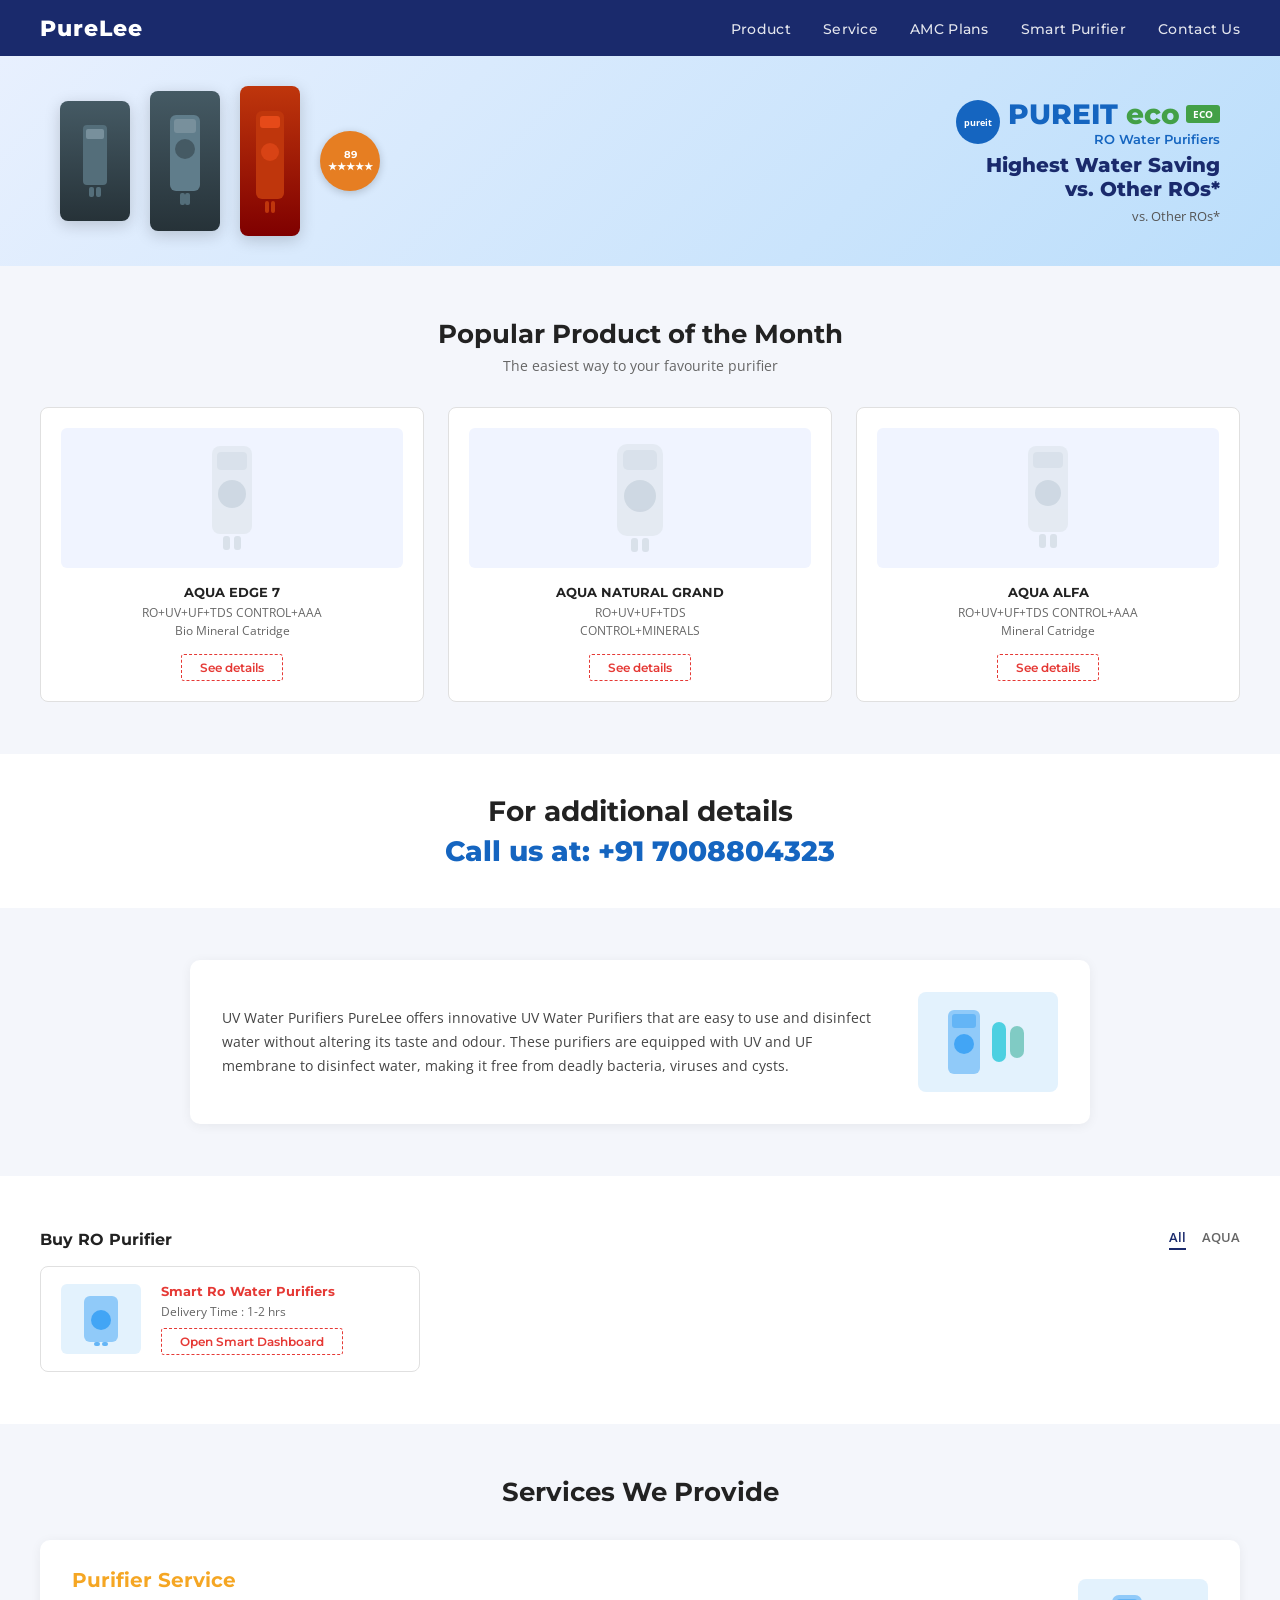
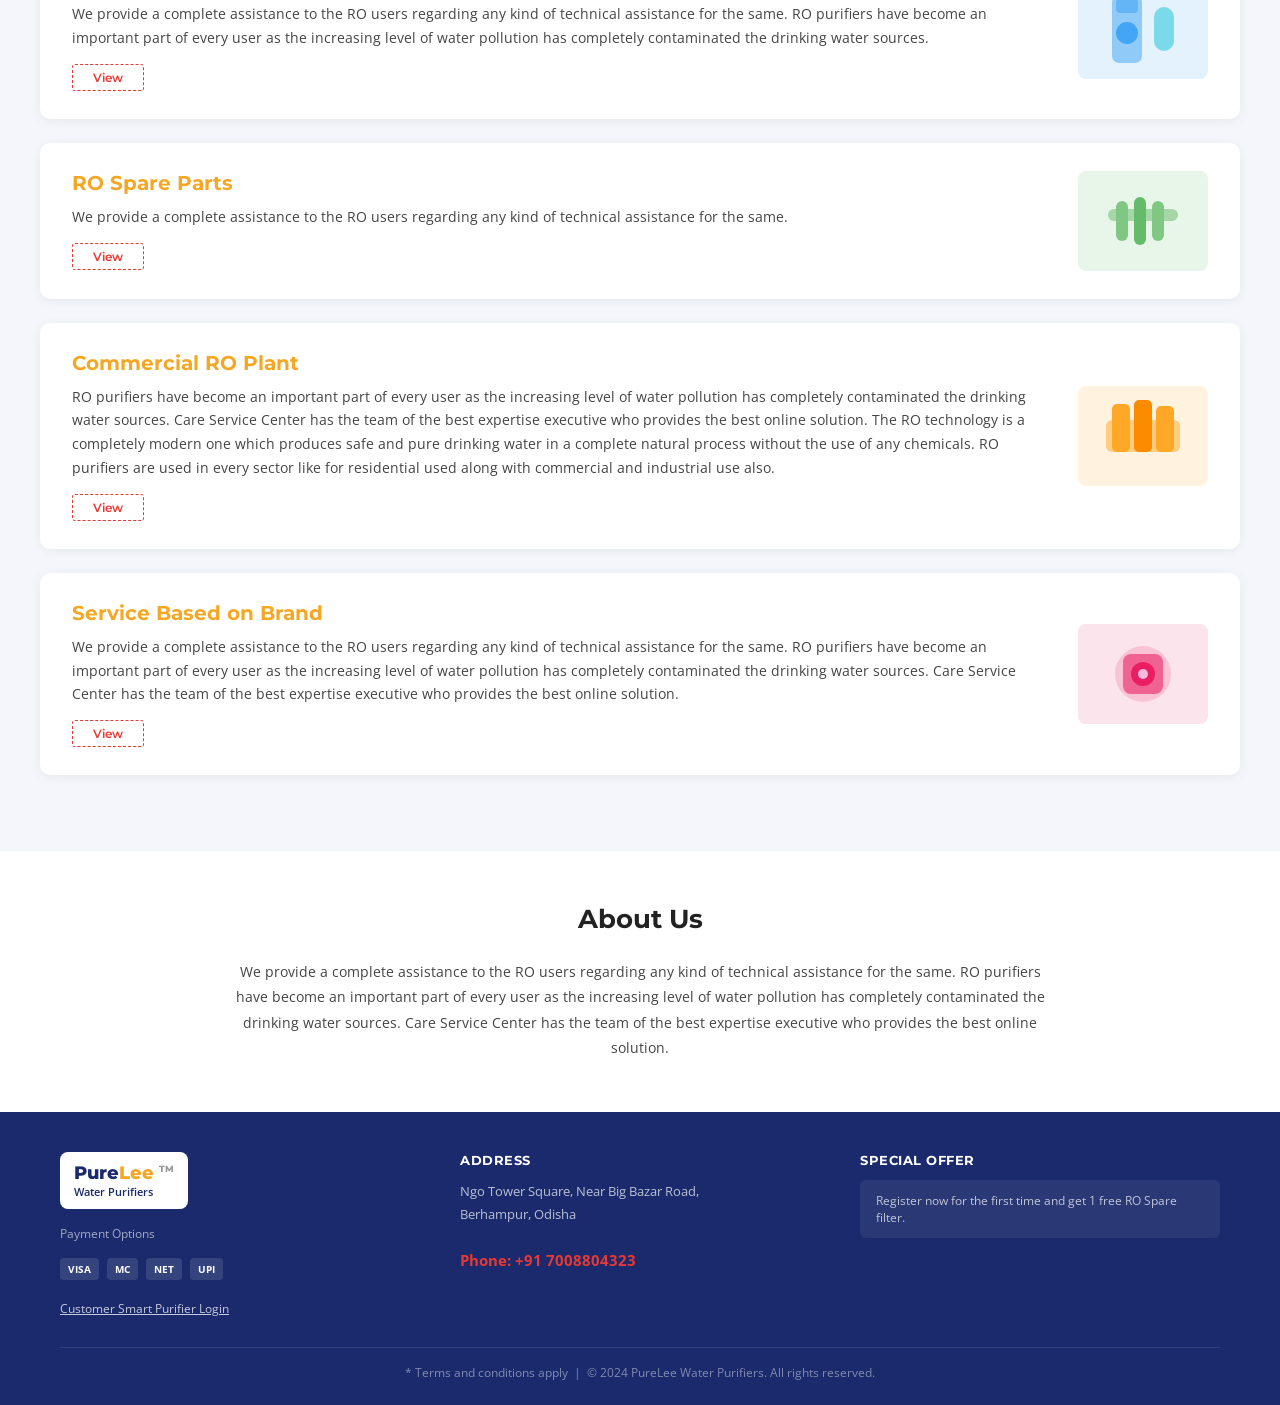
<file: index.html>
<!DOCTYPE html>
<html lang="en">
<head>
  <meta charset="UTF-8" />
  <meta name="viewport" content="width=device-width, initial-scale=1.0"/>
  <title>PureLee – Water Purifiers</title>
  <link href="https://fonts.googleapis.com/css2?family=Montserrat:wght@400;500;600;700;800&family=Open+Sans:wght@400;600&display=swap" rel="stylesheet"/>
  <link rel="stylesheet" href="style.css"/>
</head>
<body>

<!-- ── NAVBAR ── -->
<nav>
  <div class="nav-logo">PureLee</div>
  <ul class="nav-links">
    <li><a href="#">Product</a></li>
    <li><a href="#">Service</a></li>
    <li><a href="#">AMC Plans</a></li>
    <li><a href="smart-purifier.html">Smart Purifier</a></li>
    <li><a href="#">Contact Us</a></li>
  </ul>
</nav>

<!-- ── HERO BANNER ── -->
<div class="hero">
  <div class="hero-left">
    <!-- Purifier silhouettes -->
    <div class="purifier-img-placeholder" style="width:70px;height:120px;">
      <svg width="40" height="80" viewBox="0 0 40 80" fill="none">
        <rect x="8" y="4" width="24" height="60" rx="4" fill="#546e7a"/>
        <rect x="11" y="8" width="18" height="10" rx="2" fill="#78909c"/>
        <rect x="14" y="66" width="5" height="10" rx="2" fill="#546e7a"/>
        <rect x="21" y="66" width="5" height="10" rx="2" fill="#546e7a"/>
      </svg>
    </div>
    <div class="purifier-img-placeholder" style="width:70px;height:140px;">
      <svg width="40" height="100" viewBox="0 0 40 100" fill="none">
        <rect x="5" y="4" width="30" height="76" rx="6" fill="#607d8b"/>
        <rect x="9" y="8" width="22" height="14" rx="3" fill="#78909c"/>
        <circle cx="20" cy="38" r="10" fill="#455a64"/>
        <rect x="15" y="82" width="5" height="12" rx="2" fill="#546e7a"/>
        <rect x="20" y="82" width="5" height="12" rx="2" fill="#546e7a"/>
      </svg>
    </div>
    <div class="purifier-img-placeholder tall" style="width:60px;height:150px;">
      <svg width="36" height="110" viewBox="0 0 36 110" fill="none">
        <rect x="4" y="5" width="28" height="88" rx="6" fill="#bf360c"/>
        <rect x="8" y="10" width="20" height="12" rx="3" fill="#e64a19"/>
        <circle cx="18" cy="46" r="9" fill="#d84315"/>
        <rect x="13" y="95" width="4" height="12" rx="2" fill="#bf360c"/>
        <rect x="19" y="95" width="4" height="12" rx="2" fill="#bf360c"/>
      </svg>
    </div>
    <div class="hero-badge">89<br/>★★★★★</div>
  </div>

  <div class="hero-right">
    <div class="hero-brand">
      <div class="pureit-small-logo">pureit</div>
      <div>
        <div style="display:flex;align-items:center;gap:6px;">
          <span class="pureit-logo">PUREIT <span>eco</span></span>
          <span class="eco-tag">ECO</span>
        </div>
        <div class="hero-subtitle">RO Water Purifiers</div>
      </div>
    </div>
    <div class="hero-tagline">Highest Water Saving<br/>vs. Other ROs*</div>
    <div class="hero-vs">vs. Other ROs*</div>
  </div>
</div>

<!-- ── POPULAR PRODUCTS ── -->
<div class="section section-gray">
  <h2 class="section-title">Popular Product of the Month</h2>
  <p class="section-subtitle">The easiest way to your favourite purifier</p>

  <div class="products-grid">
    <!-- Card 1 -->
    <div class="product-card">
      <div class="product-img">
        <svg width="70" height="120" viewBox="0 0 70 120" fill="none">
          <rect x="15" y="8" width="40" height="88" rx="8" fill="#cfd8dc"/>
          <rect x="20" y="14" width="30" height="18" rx="4" fill="#b0bec5"/>
          <circle cx="35" cy="56" r="14" fill="#90a4ae"/>
          <rect x="26" y="98" width="7" height="14" rx="3" fill="#b0bec5"/>
          <rect x="37" y="98" width="7" height="14" rx="3" fill="#b0bec5"/>
        </svg>
      </div>
      <div class="product-name">AQUA EDGE 7</div>
      <div class="product-desc">RO+UV+UF+TDS CONTROL+AAA<br/>Bio Mineral Catridge</div>
      <a href="#" class="btn-details">See details</a>
    </div>

    <!-- Card 2 -->
    <div class="product-card">
      <div class="product-img">
        <svg width="70" height="120" viewBox="0 0 70 120" fill="none">
          <rect x="12" y="6" width="46" height="92" rx="10" fill="#cfd8dc"/>
          <rect x="18" y="12" width="34" height="20" rx="5" fill="#b0bec5"/>
          <circle cx="35" cy="58" r="16" fill="#90a4ae"/>
          <rect x="26" y="100" width="7" height="14" rx="3" fill="#b0bec5"/>
          <rect x="37" y="100" width="7" height="14" rx="3" fill="#b0bec5"/>
        </svg>
      </div>
      <div class="product-name">AQUA NATURAL GRAND</div>
      <div class="product-desc">RO+UV+UF+TDS<br/>CONTROL+MINERALS</div>
      <a href="#" class="btn-details">See details</a>
    </div>

    <!-- Card 3 -->
    <div class="product-card">
      <div class="product-img">
        <svg width="70" height="120" viewBox="0 0 70 120" fill="none">
          <rect x="15" y="8" width="40" height="86" rx="8" fill="#cfd8dc"/>
          <rect x="20" y="14" width="30" height="16" rx="4" fill="#b0bec5"/>
          <circle cx="35" cy="55" r="13" fill="#90a4ae"/>
          <rect x="26" y="96" width="7" height="14" rx="3" fill="#b0bec5"/>
          <rect x="37" y="96" width="7" height="14" rx="3" fill="#b0bec5"/>
        </svg>
      </div>
      <div class="product-name">AQUA ALFA</div>
      <div class="product-desc">RO+UV+UF+TDS CONTROL+AAA<br/>Mineral Catridge</div>
      <a href="#" class="btn-details">See details</a>
    </div>
  </div>
</div>

<!-- ── CALL CTA ── -->
<div class="call-cta">
  <h2>For additional details</h2>
  <a href="tel:+917008804323">Call us at: +91 7008804323</a>
</div>

<!-- ── UV PURIFIERS ── -->
<div class="section section-gray">
  <div class="uv-block">
    <div class="uv-text">
      <p>UV Water Purifiers PureLee offers innovative UV Water Purifiers that are easy to use and disinfect water without altering its taste and odour. These purifiers are equipped with UV and UF membrane to disinfect water, making it free from deadly bacteria, viruses and cysts.</p>
    </div>
    <div class="uv-img">
      <svg width="100" height="80" viewBox="0 0 100 80" fill="none">
        <rect x="10" y="8" width="32" height="64" rx="6" fill="#90caf9"/>
        <rect x="14" y="12" width="24" height="14" rx="3" fill="#64b5f6"/>
        <circle cx="26" cy="42" r="10" fill="#42a5f5"/>
        <rect x="54" y="20" width="14" height="40" rx="7" fill="#4dd0e1"/>
        <rect x="72" y="24" width="14" height="32" rx="7" fill="#80cbc4"/>
      </svg>
    </div>
  </div>
</div>

<!-- ── BUY RO ── -->
<div class="section">
  <div class="buy-ro-header">
    <h3>Buy RO Purifier</h3>
    <div class="filter-tabs">
      <span class="filter-tab active">All</span>
      <span class="filter-tab">AQUA</span>
    </div>
  </div>

  <div class="ro-card">
    <div class="ro-thumb">
      <svg width="54" height="54" viewBox="0 0 54 54" fill="none">
        <rect x="10" y="4" width="34" height="46" rx="6" fill="#90caf9"/>
        <circle cx="27" cy="28" r="10" fill="#42a5f5"/>
        <rect x="20" y="50" width="6" height="4" rx="2" fill="#64b5f6"/>
        <rect x="28" y="50" width="6" height="4" rx="2" fill="#64b5f6"/>
      </svg>
    </div>
    <div class="ro-info">
      <h4>Smart Ro Water Purifiers</h4>
      <p>Delivery Time : 1-2 hrs</p>
      <a href="smart-purifier.html" class="btn-details" style="margin-top:8px;">Open Smart Dashboard</a>
    </div>
  </div>
</div>

<!-- ── SERVICES ── -->
<div id="services" class="section section-gray">
  <h2 class="section-title">Services We Provide</h2>

  <!-- Purifier Service -->
  <div class="service-item" style="margin-top:32px;">
    <div class="service-text">
      <h3>Purifier Service</h3>
      <p>We provide a complete assistance to the RO users regarding any kind of technical assistance for the same. RO purifiers have become an important part of every user as the increasing level of water pollution has completely contaminated the drinking water sources.</p>
      <a href="#" class="btn-view">View</a>
    </div>
    <div class="service-img purifier-svc">
      <svg width="90" height="80" viewBox="0 0 90 80" fill="none">
        <rect x="14" y="6" width="30" height="68" rx="7" fill="#90caf9"/>
        <rect x="18" y="10" width="22" height="14" rx="4" fill="#64b5f6"/>
        <circle cx="29" cy="44" r="11" fill="#42a5f5"/>
        <rect x="56" y="18" width="20" height="44" rx="10" fill="#4dd0e1" opacity="0.7"/>
      </svg>
    </div>
  </div>

  <!-- RO Spare Parts -->
  <div class="service-item">
    <div class="service-text">
      <h3>RO Spare Parts</h3>
      <p>We provide a complete assistance to the RO users regarding any kind of technical assistance for the same.</p>
      <a href="#" class="btn-view">View</a>
    </div>
    <div class="service-img spare-parts">
      <svg width="90" height="80" viewBox="0 0 90 80" fill="none">
        <rect x="10" y="28" width="70" height="12" rx="6" fill="#a5d6a7"/>
        <rect x="18" y="20" width="12" height="40" rx="6" fill="#81c784"/>
        <rect x="36" y="16" width="12" height="48" rx="6" fill="#66bb6a"/>
        <rect x="54" y="20" width="12" height="40" rx="6" fill="#81c784"/>
      </svg>
    </div>
  </div>

  <!-- Commercial RO Plant -->
  <div class="service-item">
    <div class="service-text">
      <h3>Commercial RO Plant</h3>
      <p>RO purifiers have become an important part of every user as the increasing level of water pollution has completely contaminated the drinking water sources. Care Service Center has the team of the best expertise executive who provides the best online solution. The RO technology is a completely modern one which produces safe and pure drinking water in a complete natural process without the use of any chemicals. RO purifiers are used in every sector like for residential used along with commercial and industrial use also.</p>
      <a href="#" class="btn-view">View</a>
    </div>
    <div class="service-img commercial">
      <svg width="90" height="80" viewBox="0 0 90 80" fill="none">
        <rect x="8" y="24" width="74" height="32" rx="6" fill="#ffcc80"/>
        <rect x="14" y="8" width="18" height="48" rx="5" fill="#ffa726"/>
        <rect x="36" y="4" width="18" height="52" rx="5" fill="#fb8c00"/>
        <rect x="58" y="10" width="18" height="46" rx="5" fill="#ffa726"/>
      </svg>
    </div>
  </div>

  <!-- Service Based on Brand -->
  <div class="service-item">
    <div class="service-text">
      <h3>Service Based on Brand</h3>
      <p>We provide a complete assistance to the RO users regarding any kind of technical assistance for the same. RO purifiers have become an important part of every user as the increasing level of water pollution has completely contaminated the drinking water sources. Care Service Center has the team of the best expertise executive who provides the best online solution.</p>
      <a href="#" class="btn-view" style="margin-left:0;">View</a>
    </div>
    <div class="service-img brand-svc">
      <svg width="90" height="80" viewBox="0 0 90 80" fill="none">
        <circle cx="45" cy="40" r="28" fill="#f48fb1" opacity="0.4"/>
        <rect x="25" y="20" width="40" height="40" rx="8" fill="#f06292"/>
        <circle cx="45" cy="40" r="12" fill="#e91e63"/>
        <circle cx="45" cy="40" r="5" fill="#f8bbd9"/>
      </svg>
    </div>
  </div>
</div>

<!-- ── ABOUT US ── -->
<div class="section">
  <h2 class="section-title">About Us</h2>
  <p class="about-text">
    We provide a complete assistance to the RO users regarding any kind of technical assistance for the same. RO purifiers have become an important part of every user as the increasing level of water pollution has completely contaminated the drinking water sources. Care Service Center has the team of the best expertise executive who provides the best online solution.
  </p>
</div>

<!-- ── FOOTER ── -->
<footer>
  <div class="footer-grid">
    <!-- Logo + Payment -->
    <div class="footer-logo-area">
      <div class="footer-brand-box">
        <div>
          <div class="footer-brand-name">Pure<span>Lee</span> <sup style="font-size:9px;color:#999;">TM</sup></div>
          <div class="footer-tagline">Water Purifiers</div>
        </div>
      </div>
      <p class="footer-payment">Payment Options</p>
      <div class="payment-icons">
        <span class="pay-icon">VISA</span>
        <span class="pay-icon">MC</span>
        <span class="pay-icon">NET</span>
        <span class="pay-icon">UPI</span>
      </div>
      <div style="margin-top:10px;font-size:12px;">
        <a href="smart-purifier.html" style="color:rgba(255,255,255,0.75);text-decoration:underline;">Customer Smart Purifier Login</a>
      </div>
    </div>

    <!-- Address -->
    <div class="footer-col">
      <h4>Address</h4>
      <p>Ngo Tower Square, Near Big Bazar Road,<br/>Berhampur, Odisha</p>
      <br/>
      <a href="tel:+917008804323" class="footer-phone">Phone: +91 7008804323</a>
    </div>

    <!-- Promo -->
    <div class="footer-col">
      <h4>Special Offer</h4>
      <div class="footer-promo">
        Register now for the first time and get 1 free RO Spare filter.
      </div>
    </div>
  </div>

  <div class="footer-bottom">
    * Terms and conditions apply &nbsp;|&nbsp; &copy; 2024 PureLee Water Purifiers. All rights reserved.
  </div>
</footer>

<script>
  // Filter tab toggle
  document.querySelectorAll('.filter-tab').forEach(tab => {
    tab.addEventListener('click', () => {
      document.querySelectorAll('.filter-tab').forEach(t => t.classList.remove('active'));
      tab.classList.add('active');
    });
  });
</script>

</body>
</html>
</file>
<file: style.css>
*, *::before, *::after { box-sizing: border-box; margin: 0; padding: 0; }

:root {
  --navy: #1a2a6c;
  --blue: #1565c0;
  --light-blue: #1976d2;
  --gold: #f5a623;
  --orange: #e67e22;
  --red: #e53935;
  --text-dark: #222;
  --text-mid: #444;
  --text-light: #666;
  --bg-light: #f4f6fb;
  --white: #fff;
  --border: #e0e0e0;
}

body {
  font-family: 'Open Sans', sans-serif;
  color: var(--text-dark);
  background: var(--white);
  font-size: 15px;
}

a { text-decoration: none; color: inherit; }
img { max-width: 100%; }

/* ── NAVBAR ── */
nav {
  background: var(--navy);
  display: flex;
  align-items: center;
  justify-content: space-between;
  padding: 0 40px;
  height: 56px;
  position: sticky;
  top: 0;
  z-index: 100;
}
.nav-logo {
  font-family: 'Montserrat', sans-serif;
  font-size: 22px;
  font-weight: 800;
  color: var(--white);
  letter-spacing: 1px;
}
.nav-links {
  display: flex;
  gap: 32px;
  list-style: none;
}
.nav-links a {
  color: rgba(255,255,255,0.88);
  font-size: 14px;
  font-weight: 500;
  font-family: 'Montserrat', sans-serif;
  letter-spacing: 0.3px;
  transition: color 0.2s;
}
.nav-links a:hover { color: var(--white); }

/* ── HERO / BANNER ── */
.hero {
  background: linear-gradient(135deg, #e8f0fe 0%, #bbdefb 100%);
  display: flex;
  align-items: center;
  justify-content: space-between;
  padding: 30px 60px;
  min-height: 180px;
  overflow: hidden;
}
.hero-left {
  display: flex;
  gap: 20px;
  align-items: center;
}
.purifier-img-placeholder {
  width: 90px;
  height: 130px;
  background: linear-gradient(180deg, #455a64 0%, #263238 100%);
  border-radius: 8px;
  display: flex;
  align-items: center;
  justify-content: center;
  color: #90a4ae;
  font-size: 11px;
  box-shadow: 0 4px 16px rgba(0,0,0,0.18);
}
.purifier-img-placeholder.tall {
  height: 150px;
  background: linear-gradient(180deg, #bf360c 0%, #7f0000 100%);
  color: #ef9a9a;
}
.hero-badge {
  width: 60px;
  height: 60px;
  background: var(--orange);
  border-radius: 50%;
  display: flex;
  align-items: center;
  justify-content: center;
  color: #fff;
  font-size: 10px;
  font-weight: 700;
  text-align: center;
  line-height: 1.2;
  font-family: 'Montserrat', sans-serif;
  box-shadow: 0 2px 8px rgba(0,0,0,0.2);
  flex-shrink: 0;
}
.hero-right {
  text-align: right;
  display: flex;
  flex-direction: column;
  align-items: flex-end;
  gap: 6px;
}
.hero-brand {
  display: flex;
  align-items: center;
  gap: 8px;
}
.pureit-logo {
  font-family: 'Montserrat', sans-serif;
  font-size: 28px;
  font-weight: 800;
  color: #1565c0;
}
.pureit-logo span { color: #43a047; }
.eco-tag {
  background: #43a047;
  color: white;
  font-size: 10px;
  font-weight: 700;
  padding: 2px 7px;
  border-radius: 3px;
}
.hero-subtitle {
  font-size: 13px;
  color: #1565c0;
  font-weight: 600;
  font-family: 'Montserrat', sans-serif;
}
.hero-tagline {
  font-size: 20px;
  font-weight: 800;
  color: var(--navy);
  font-family: 'Montserrat', sans-serif;
  line-height: 1.2;
}
.hero-vs {
  font-size: 13px;
  color: #555;
}
.pureit-small-logo {
  width: 44px;
  height: 44px;
  background: #1565c0;
  border-radius: 50%;
  display: flex;
  align-items: center;
  justify-content: center;
  color: white;
  font-size: 9px;
  font-weight: 700;
}

/* ── SECTION WRAPPER ── */
.section { padding: 52px 40px; }
.section-gray { background: var(--bg-light); }

.section-title {
  font-family: 'Montserrat', sans-serif;
  font-size: 26px;
  font-weight: 700;
  text-align: center;
  color: var(--text-dark);
}
.section-subtitle {
  text-align: center;
  color: var(--text-light);
  font-size: 14px;
  margin-top: 6px;
}

/* ── PRODUCTS ── */
.products-grid {
  display: grid;
  grid-template-columns: repeat(3, 1fr);
  gap: 24px;
  margin-top: 32px;
}
.product-card {
  background: var(--white);
  border: 1px solid var(--border);
  border-radius: 8px;
  padding: 20px;
  text-align: center;
  transition: box-shadow 0.2s;
}
.product-card:hover { box-shadow: 0 6px 24px rgba(0,0,0,0.1); }
.product-img {
  height: 140px;
  background: #f0f4ff;
  border-radius: 6px;
  margin-bottom: 16px;
  display: flex;
  align-items: center;
  justify-content: center;
  overflow: hidden;
}
.product-img svg { opacity: 0.35; }
.product-name {
  font-family: 'Montserrat', sans-serif;
  font-size: 13px;
  font-weight: 700;
  color: var(--text-dark);
  margin-bottom: 4px;
}
.product-desc {
  font-size: 12px;
  color: var(--text-light);
  margin-bottom: 14px;
  line-height: 1.5;
}
.btn-details {
  display: inline-block;
  border: 1.5px dashed var(--red);
  color: var(--red);
  font-size: 12px;
  font-weight: 600;
  padding: 5px 18px;
  border-radius: 3px;
  transition: all 0.2s;
  font-family: 'Montserrat', sans-serif;
}
.btn-details:hover { background: var(--red); color: #fff; }

/* ── CALL CTA ── */
.call-cta {
  background: var(--white);
  text-align: center;
  padding: 40px 40px;
}
.call-cta h2 {
  font-family: 'Montserrat', sans-serif;
  font-size: 28px;
  font-weight: 700;
  color: var(--text-dark);
  margin-bottom: 6px;
}
.call-cta a {
  font-family: 'Montserrat', sans-serif;
  font-size: 28px;
  font-weight: 800;
  color: var(--blue);
}
.call-cta a:hover { text-decoration: underline; }

/* ── UV SECTION ── */
.uv-block {
  background: var(--white);
  border-radius: 10px;
  box-shadow: 0 2px 12px rgba(0,0,0,0.06);
  padding: 32px;
  display: flex;
  align-items: center;
  justify-content: space-between;
  gap: 30px;
  max-width: 900px;
  margin: 0 auto;
}
.uv-text { flex: 1; }
.uv-text p { font-size: 14px; color: var(--text-mid); line-height: 1.7; }
.uv-img {
  width: 140px;
  flex-shrink: 0;
  height: 100px;
  background: #e3f2fd;
  border-radius: 8px;
  display: flex;
  align-items: center;
  justify-content: center;
  color: #90caf9;
  font-size: 12px;
}

/* ── BUY RO ROW ── */
.buy-ro-header {
  display: flex;
  justify-content: space-between;
  align-items: center;
  margin-bottom: 16px;
}
.buy-ro-header h3 {
  font-family: 'Montserrat', sans-serif;
  font-size: 16px;
  font-weight: 700;
  color: var(--text-dark);
}
.filter-tabs { display: flex; gap: 16px; }
.filter-tab {
  font-size: 13px;
  font-weight: 600;
  color: var(--text-light);
  cursor: pointer;
  padding-bottom: 2px;
}
.filter-tab.active {
  color: var(--navy);
  border-bottom: 2px solid var(--navy);
}

.ro-card {
  background: var(--white);
  border: 1px solid var(--border);
  border-radius: 8px;
  padding: 16px 20px;
  display: flex;
  align-items: center;
  gap: 20px;
  max-width: 380px;
}
.ro-thumb {
  width: 80px;
  height: 70px;
  background: #e3f2fd;
  border-radius: 6px;
  flex-shrink: 0;
  display: flex;
  align-items: center;
  justify-content: center;
}
.ro-info h4 {
  font-family: 'Montserrat', sans-serif;
  font-size: 13px;
  font-weight: 700;
  color: var(--red);
  margin-bottom: 4px;
}
.ro-info p { font-size: 12px; color: var(--text-light); }

/* ── SERVICES ── */
.service-item {
  background: var(--white);
  border-radius: 10px;
  box-shadow: 0 2px 12px rgba(0,0,0,0.06);
  padding: 28px 32px;
  display: flex;
  align-items: center;
  justify-content: space-between;
  gap: 30px;
  margin-bottom: 24px;
}
.service-text { flex: 1; }
.service-text h3 {
  font-family: 'Montserrat', sans-serif;
  font-size: 20px;
  font-weight: 700;
  color: var(--gold);
  margin-bottom: 10px;
}
.service-text p {
  font-size: 14px;
  color: var(--text-mid);
  line-height: 1.7;
  margin-bottom: 14px;
}
.btn-view {
  display: inline-block;
  border: 1.5px dashed var(--red);
  color: var(--red);
  font-size: 12px;
  font-weight: 600;
  padding: 5px 20px;
  border-radius: 3px;
  font-family: 'Montserrat', sans-serif;
  transition: all 0.2s;
}
.btn-view:hover { background: var(--red); color: #fff; }
.service-img {
  width: 130px;
  height: 100px;
  flex-shrink: 0;
  border-radius: 8px;
  display: flex;
  align-items: center;
  justify-content: center;
  font-size: 11px;
}
.service-img.purifier-svc { background: #e3f2fd; color: #90caf9; }
.service-img.spare-parts  { background: #e8f5e9; color: #a5d6a7; }
.service-img.commercial   { background: #fff3e0; color: #ffcc80; }
.service-img.brand-svc    { background: #fce4ec; color: #f48fb1; }

/* ── ABOUT ── */
.about-text {
  max-width: 820px;
  margin: 24px auto 0;
  font-size: 14px;
  color: var(--text-mid);
  line-height: 1.8;
  text-align: center;
}

/* ── FOOTER ── */
footer {
  background: var(--navy);
  color: rgba(255,255,255,0.85);
  padding: 40px 60px 24px;
}
.footer-grid {
  display: grid;
  grid-template-columns: 1fr 1fr 1fr;
  gap: 40px;
  margin-bottom: 30px;
}
.footer-logo-area {
  display: flex;
  flex-direction: column;
  gap: 10px;
}
.footer-brand-box {
  background: var(--white);
  border-radius: 8px;
  padding: 10px 14px;
  display: inline-flex;
  align-items: center;
  gap: 8px;
  width: fit-content;
}
.footer-brand-name {
  font-family: 'Montserrat', sans-serif;
  font-size: 18px;
  font-weight: 800;
  color: var(--navy);
}
.footer-brand-name span { color: var(--gold); }
.footer-tagline {
  font-size: 11px;
  color: var(--navy);
  font-weight: 600;
}
.footer-payment { font-size: 12px; color: rgba(255,255,255,0.6); margin-top: 6px; }
.payment-icons { display: flex; gap: 8px; margin-top: 6px; }
.pay-icon {
  background: rgba(255,255,255,0.12);
  border-radius: 4px;
  padding: 4px 8px;
  font-size: 10px;
  font-weight: 700;
  color: #fff;
}

.footer-col h4 {
  font-family: 'Montserrat', sans-serif;
  font-size: 13px;
  font-weight: 700;
  color: var(--white);
  margin-bottom: 12px;
  text-transform: uppercase;
  letter-spacing: 0.5px;
}
.footer-col p, .footer-col a {
  font-size: 13px;
  color: rgba(255,255,255,0.7);
  line-height: 1.8;
  display: block;
}
.footer-col a:hover { color: var(--white); }
.footer-phone {
  color: var(--red) !important;
  font-weight: 700;
  font-size: 15px !important;
}

.footer-promo {
  background: rgba(255,255,255,0.07);
  border-radius: 6px;
  padding: 12px 16px;
  font-size: 12px;
  color: rgba(255,255,255,0.7);
  margin-top: 12px;
}

.footer-bottom {
  border-top: 1px solid rgba(255,255,255,0.1);
  padding-top: 16px;
  font-size: 12px;
  color: rgba(255,255,255,0.45);
  text-align: center;
}

/* ── PURIFIER SVG ICON ── */
.purifier-icon {
  width: 60px;
  height: 100px;
}

/* ── RESPONSIVE ── */
@media (max-width: 768px) {
  nav { padding: 0 20px; }
  .nav-links { gap: 16px; }
  .hero { flex-direction: column; padding: 24px 20px; text-align: center; }
  .hero-left { justify-content: center; }
  .hero-right { align-items: center; }
  .products-grid { grid-template-columns: 1fr; }
  .uv-block { flex-direction: column; }
  .service-item { flex-direction: column; }
  .footer-grid { grid-template-columns: 1fr; }
  .section { padding: 36px 20px; }
  footer { padding: 30px 20px 20px; }
}
</file>
